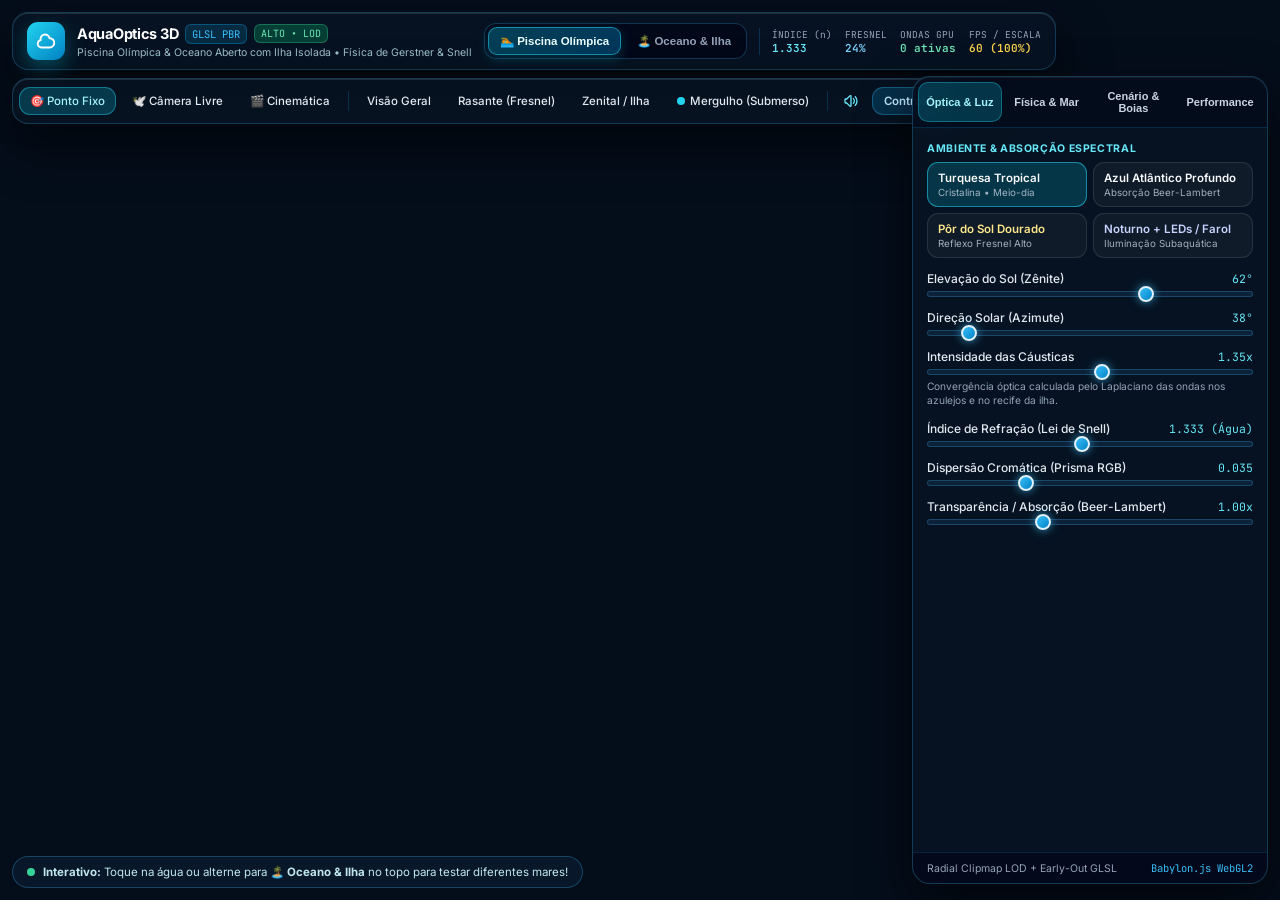
<file: index.html>
<!DOCTYPE html>
<html lang="pt-BR">
<head>
    <meta charset="UTF-8">
    <meta name="viewport" content="width=device-width, initial-scale=1.0, maximum-scale=1.0, user-scalable=no">
    <title>AquaOptics 3D Pro — Simulador Físico de Piscina, Oceano & Ilha Isolada (Babylon.js)</title>
    <!-- Inline SVG Favicon to prevent favicon.ico 404 console error -->
    <link rel="icon" type="image/svg+xml" href="data:image/svg+xml,%3Csvg xmlns='http://www.w3.org/2000/svg' viewBox='0 0 64 64'%3E%3Cdefs%3E%3ClinearGradient id='g' x1='0%25' y1='0%25' x2='100%25' y2='100%25'%3E%3Cstop offset='0%25' stop-color='%2322d3ee'/%3E%3Cstop offset='100%25' stop-color='%230284c7'/%3E%3C/linearGradient%3E%3C/defs%3E%3Crect width='64' height='64' rx='16' fill='url(%23g)'/%3E%3Cpath d='M12 36c6-6 12-6 18 0s12 6 22 0M12 46c6-6 12-6 18 0s12 6 22 0' stroke='%23fff' stroke-width='5' fill='none' stroke-linecap='round'/%3E%3Ccircle cx='44' cy='20' r='7' fill='%23fde047'/%3E%3C/svg%3E">
    <!-- Babylon.js Core -->
    <script src="https://cdn.babylonjs.com/babylon.js"></script>
    <!-- Google Fonts -->
    <link rel="preconnect" href="https://fonts.googleapis.com">
    <link rel="preconnect" href="https://fonts.gstatic.com" crossorigin>
    <link href="https://fonts.googleapis.com/css2?family=Inter:wght@300;400;500;600;700&family=JetBrains+Mono:wght@400;500;600&display=swap" rel="stylesheet">

    <!-- Estilos Principais -->
    <link rel="stylesheet" href="style.css">
</head>
<body>

    <!-- 3D Babylon.js Canvas -->
    <canvas id="renderCanvas"></canvas>

    <!-- Underwater Vignette & Optical Distortion Overlay when Camera is Submerged -->
    <div id="underwaterOverlay">
        <div class="glass-pill snell-badge">
            <span class="dot-status animate-dot" style="background:#22d3ee;box-shadow:0 0 8px #22d3ee;"></span>
            <span>CÂMERA SUBMERSA — JANELA DE SNELL (48.6°) &amp; REFLEXÃO INTERNA TOTAL ATIVA</span>
        </div>
    </div>

    <!-- Top Bar: Brand, Scenario Switcher, Telemetry & Quick Camera Presets -->
    <header class="hud-header">
        <div class="glass-panel brand-card">
            <div class="brand-icon">
                <svg width="22" height="22" fill="none" stroke="#ffffff" viewBox="0 0 24 24">
                    <path stroke-linecap="round" stroke-linejoin="round" stroke-width="2.1" d="M3 15a4 4 0 004 4h9a5 5 0 10-.1-9.999 5.002 5.002 0 10-9.78 2.096A4.001 4.001 0 003 15z"/>
                </svg>
            </div>
            <div>
                <div class="brand-title-row">
                    <h1 class="brand-title">AquaOptics 3D</h1>
                    <span class="font-mono-tech badge-glsl">GLSL PBR</span>
                    <span id="badgeQualityHUD" class="font-mono-tech badge-perf">ALTO • LOD</span>
                </div>
                <p class="brand-subtitle">Piscina Olímpica &amp; Oceano Aberto com Ilha Isolada • Física de Gerstner &amp; Snell</p>
            </div>

            <!-- Instant Scenario Switcher -->
            <div class="scenario-switcher">
                <button id="btnScenePool" class="scenario-btn active">
                    <span>🏊 Piscina Olímpica</span>
                </button>
                <button id="btnSceneOcean" class="scenario-btn">
                    <span>🏝️ Oceano &amp; Ilha</span>
                </button>
            </div>

            <!-- Live Optical & GPU Telemetry -->
            <div class="telemetry-group font-mono-tech">
                <div>
                    <span class="telemetry-label">ÍNDICE (n)</span>
                    <span id="hudIOR" style="color:#67e8f9;font-weight:600;">1.333</span>
                </div>
                <div>
                    <span class="telemetry-label">FRESNEL</span>
                    <span id="hudFresnel" style="color:#7dd3fc;font-weight:600;">24%</span>
                </div>
                <div>
                    <span class="telemetry-label">ONDAS GPU</span>
                    <span id="hudRipples" style="color:#6ee7b7;font-weight:600;">0 ativas</span>
                </div>
                <div>
                    <span class="telemetry-label">FPS / ESCALA</span>
                    <span id="hudFPS" style="color:#fcd34d;font-weight:600;">60 (100%)</span>
                </div>
            </div>
        </div>

        <!-- Quick Camera Angle Presets & Audio Toggle -->
        <div class="glass-panel cam-bar">
            <button id="camOrbitFixed" class="btn-action cam-btn active" title="Órbita ao redor de um ponto fixo central">
                🎯 Ponto Fixo
            </button>
            <button id="camFreeFly" class="btn-action cam-btn" title="Mover livremente pelo cenário (WASD, Setas, E/Q, Mouse)">
                🕊️ Câmera Livre
            </button>
            <button id="camCinematic" class="btn-action cam-btn" title="Órbita cinemática suave (clique novamente para parar)">
                🎬 Cinemática
            </button>
            <div class="divider-v"></div>
            <button id="camOverview" class="btn-action cam-btn">
                Visão Geral
            </button>
            <button id="camGrazing" class="btn-action cam-btn">
                Rasante (Fresnel)
            </button>
            <button id="camTopDown" class="btn-action cam-btn">
                Zenital / Ilha
            </button>
            <button id="camUnderwater" class="btn-action cam-btn">
                <span class="dot-status" style="background:#22d3ee;"></span>
                Mergulho (Submerso)
            </button>
            <div class="divider-v"></div>
            <button id="btnToggleAudio" title="Ativar/Desativar Som Acústico da Água e Ondas do Mar" class="btn-action icon-btn">
                <svg id="iconAudioOn" width="16" height="16" fill="none" stroke="currentColor" viewBox="0 0 24 24">
                    <path stroke-linecap="round" stroke-linejoin="round" stroke-width="2" d="M15.536 8.464a5 5 0 010 7.072m2.828-9.9a9 9 0 010 12.728M5.586 15H4a1 1 0 01-1-1v-4a1 1 0 011-1h1.586l4.707-4.707C10.923 3.663 12 4.109 12 5v14c0 .891-1.077 1.337-1.707.707L5.586 15z"/>
                </svg>
                <svg id="iconAudioOff" class="hidden" width="16" height="16" fill="none" stroke="#fb7185" viewBox="0 0 24 24">
                    <path stroke-linecap="round" stroke-linejoin="round" stroke-width="2" d="M5.586 15H4a1 1 0 01-1-1v-4a1 1 0 011-1h1.586l4.707-4.707C10.923 3.663 12 4.109 12 5v14c0 .891-1.077 1.337-1.707.707L5.586 15zM17 14l2-2m0 0l2-2m-2 2l-2-2m2 2l2 2"/>
                </svg>
            </button>
            <button id="btnTogglePanel" class="btn-action toggle-panel-btn">
                Controles
            </button>
        </div>
    </header>

    <!-- Right Control Sidebar: 4 Specialized Tabs -->
    <aside id="controlPanel" class="glass-panel">
        <!-- Tabs -->
        <div class="tabs-header">
            <button data-tab="tabOptics" class="tab-btn active">
                Óptica &amp; Luz
            </button>
            <button data-tab="tabPhysics" class="tab-btn">
                Física &amp; Mar
            </button>
            <button data-tab="tabInteract" class="tab-btn">
                Cenário &amp; Boias
            </button>
            <button data-tab="tabPerf" class="tab-btn">
                Performance
            </button>
        </div>

        <!-- Tab Content Container -->
        <div class="panel-body custom-scroll">

            <!-- TAB 1: ÓPTICA & LUZ -->
            <div id="tabOptics" class="tab-content">
                <div>
                    <label class="section-label">Ambiente &amp; Absorção Espectral</label>
                    <div class="preset-grid">
                        <button data-preset="crystal" class="preset-btn btn-action active">
                            <span class="preset-title">Turquesa Tropical</span>
                            <span class="preset-desc">Cristalina • Meio-dia</span>
                        </button>
                        <button data-preset="azure" class="preset-btn btn-action">
                            <span class="preset-title">Azul Atlântico Profundo</span>
                            <span class="preset-desc">Absorção Beer-Lambert</span>
                        </button>
                        <button data-preset="sunset" class="preset-btn btn-action">
                            <span class="preset-title" style="color:#fde68a;">Pôr do Sol Dourado</span>
                            <span class="preset-desc">Reflexo Fresnel Alto</span>
                        </button>
                        <button data-preset="night" class="preset-btn btn-action">
                            <span class="preset-title" style="color:#c7d2fe;">Noturno + LEDs / Farol</span>
                            <span class="preset-desc">Iluminação Subaquática</span>
                        </button>
                    </div>
                </div>

                <!-- Elevação do Sol -->
                <div class="control-group">
                    <div class="control-row">
                        <span class="control-name">Elevação do Sol (Zênite)</span>
                        <span id="valSunElevation" class="font-mono-tech control-val">62°</span>
                    </div>
                    <input id="sliderSunElevation" type="range" min="6" max="88" step="1" value="62">
                </div>

                <!-- Azimute do Sol -->
                <div class="control-group">
                    <div class="control-row">
                        <span class="control-name">Direção Solar (Azimute)</span>
                        <span id="valSunAzimuth" class="font-mono-tech control-val">38°</span>
                    </div>
                    <input id="sliderSunAzimuth" type="range" min="0" max="360" step="1" value="38">
                </div>

                <!-- Intensidade das Cáusticas -->
                <div class="control-group">
                    <div class="control-row">
                        <span class="control-name">Intensidade das Cáusticas</span>
                        <span id="valCaustics" class="font-mono-tech control-val">1.35x</span>
                    </div>
                    <input id="sliderCaustics" type="range" min="0" max="2.5" step="0.05" value="1.35">
                    <p class="control-hint">Convergência óptica calculada pelo Laplaciano das ondas nos azulejos e no recife da ilha.</p>
                </div>

                <!-- Índice de Refração (Lei de Snell) -->
                <div class="control-group">
                    <div class="control-row">
                        <span class="control-name">Índice de Refração (Lei de Snell)</span>
                        <span id="valIOR" class="font-mono-tech control-val">1.333 (Água)</span>
                    </div>
                    <input id="sliderIOR" type="range" min="1.05" max="1.65" step="0.005" value="1.333">
                </div>

                <!-- Dispersão Cromática -->
                <div class="control-group">
                    <div class="control-row">
                        <span class="control-name">Dispersão Cromática (Prisma RGB)</span>
                        <span id="valDispersion" class="font-mono-tech control-val">0.035</span>
                    </div>
                    <input id="sliderDispersion" type="range" min="0" max="0.12" step="0.005" value="0.035">
                </div>

                <!-- Profundidade Óptica Beer-Lambert -->
                <div class="control-group">
                    <div class="control-row">
                        <span class="control-name">Transparência / Absorção (Beer-Lambert)</span>
                        <span id="valAbsorption" class="font-mono-tech control-val">1.00x</span>
                    </div>
                    <input id="sliderAbsorption" type="range" min="0.2" max="2.5" step="0.05" value="1.00">
                </div>
            </div>

            <!-- TAB 2: FÍSICA & MAR (DIVERSE OCEAN WAVE REGIMES) -->
            <div id="tabPhysics" class="tab-content hidden">
                <div>
                    <label class="section-label">Regimes de Ondas Oceânicas (Gerstner 3D)</label>
                    <div class="preset-grid">
                        <button data-wave-regime="calm" class="wave-regime-btn preset-btn btn-action">
                            <span class="preset-title">Lagoa / Atol Calmo</span>
                            <span class="preset-desc">Ondulação suave e espelhada</span>
                        </button>
                        <button data-wave-regime="swell" class="wave-regime-btn preset-btn btn-action active">
                            <span class="preset-title">Swell Tropical</span>
                            <span class="preset-desc">Ondas longas de mar aberto</span>
                        </button>
                        <button data-wave-regime="trade" class="wave-regime-btn preset-btn btn-action">
                            <span class="preset-title">Ventos Alísios</span>
                            <span class="preset-desc">Cristas vivas + Whitecaps</span>
                        </button>
                        <button data-wave-regime="cross" class="wave-regime-btn preset-btn btn-action">
                            <span class="preset-title">Mar Cruzado (X-Sea)</span>
                            <span class="preset-desc">Interferência ortogonal</span>
                        </button>
                        <button data-wave-regime="storm" class="wave-regime-btn preset-btn btn-action">
                            <span class="preset-title" style="color:#fca5a5;">Tempestade / Bravio</span>
                            <span class="preset-desc">Vagas altas + Espuma densa</span>
                        </button>
                        <button data-wave-regime="tsunami" class="wave-regime-btn preset-btn btn-action">
                            <span class="preset-title" style="color:#fde68a;">Swell Gigante Profundo</span>
                            <span class="preset-desc">Grande amplitude e período</span>
                        </button>
                    </div>
                </div>

                <!-- Altura / Agitação das Ondas -->
                <div class="control-group">
                    <div class="control-row">
                        <span class="control-name">Altura das Ondas (Gerstner)</span>
                        <span id="valWaveHeight" class="font-mono-tech control-val">0.45</span>
                    </div>
                    <input id="sliderWaveHeight" type="range" min="0.0" max="2.6" step="0.02" value="0.45">
                </div>

                <!-- Empinamento Trocoidal (Choppiness / Steepness Q) -->
                <div class="control-group">
                    <div class="control-row">
                        <span class="control-name">Empinamento Trocoidal (Crista / Espuma)</span>
                        <span id="valWaveChoppy" class="font-mono-tech control-val">1.15x</span>
                    </div>
                    <input id="sliderWaveChoppy" type="range" min="0.0" max="2.5" step="0.05" value="1.15">
                </div>

                <!-- Velocidade do Vento / Frequência -->
                <div class="control-group">
                    <div class="control-row">
                        <span class="control-name">Velocidade de Propagação</span>
                        <span id="valWaveSpeed" class="font-mono-tech control-val">1.00x</span>
                    </div>
                    <input id="sliderWaveSpeed" type="range" min="0.2" max="2.4" step="0.05" value="1.00">
                </div>

                <!-- Espuma Costeira, Rendilhado Voronoi e Whitecaps -->
                <div class="control-group">
                    <div class="control-row">
                        <span class="control-name">Espuma Celular &amp; Rebentações</span>
                        <span id="valFoamIntensity" class="font-mono-tech control-val">1.25x</span>
                    </div>
                    <input id="sliderFoamIntensity" type="range" min="0.0" max="2.5" step="0.05" value="1.25">
                </div>

                <!-- NOVO: Brilho Superficial GGX & Cintilação Solar (Glints) -->
                <div class="control-group">
                    <div class="control-row">
                        <span class="control-name">Brilho Superficial &amp; Glints Solares</span>
                        <span id="valSunGlint" class="font-mono-tech control-val">1.35x</span>
                    </div>
                    <input id="sliderSunGlint" type="range" min="0.0" max="2.8" step="0.05" value="1.35">
                </div>

                <!-- Força das Ondulações Interativas (Mouse/Objetos) -->
                <div class="control-group">
                    <div class="control-row">
                        <span class="control-name">Amplitude do Toque / Mouse</span>
                        <span id="valRippleStrength" class="font-mono-tech control-val">1.15x</span>
                    </div>
                    <input id="sliderRippleStrength" type="range" min="0.3" max="2.5" step="0.05" value="1.15">
                </div>

                <!-- Amortecimento / Viscosidade -->
                <div class="control-group">
                    <div class="control-row">
                        <span class="control-name">Viscosidade / Amortecimento</span>
                        <span id="valDamping" class="font-mono-tech control-val">Normal</span>
                    </div>
                    <input id="sliderDamping" type="range" min="0.4" max="2.0" step="0.05" value="0.9">
                </div>

                <!-- Ações Rápidas de Física -->
                <div class="grid-2" style="padding-top:6px;border-top:1px solid rgba(14,165,233,0.2);">
                    <button id="btnWavePulse" class="btn-action btn-accent-outline">
                        Gerar Onda de Choque
                    </button>
                    <button id="btnCalmWater" class="btn-action btn-secondary">
                        Acalmar Superfície
                    </button>
                </div>
            </div>

            <!-- TAB 3: CENÁRIO & OBJETOS -->
            <div id="tabInteract" class="tab-content hidden">
                <div>
                    <label class="section-label">Modo de Cenário 3D</label>
                    <div class="grid-2">
                        <button id="btnTabPool" class="btn-action btn-accent-outline">
                            🏊 Piscina Olímpica
                        </button>
                        <button id="btnTabOcean" class="btn-action btn-secondary">
                            🏝️ Oceano &amp; Ilha
                        </button>
                    </div>
                </div>

                <div class="info-box">
                    <div class="control-row" style="font-weight:600;color:#a5f3fc;">
                        <span>Interação Hidro-Óptica</span>
                        <span class="badge-glsl">Piscina + Ilha</span>
                    </div>
                    <ul class="info-list">
                        <li><strong>Clique ou arraste na água</strong> (na piscina ou ao redor da ilha) para criar ondas e cáusticas.</li>
                        <li><strong>Na Ilha Isolada:</strong> observe as ondas desacelerarem no banco de areia rasa, gerando rebentação e areia molhada.</li>
                        <li><strong>Clique nas boias e esferas</strong> para afundá-las com empuxo de Arquimedes.</li>
                    </ul>
                </div>

                <!-- Botões de Objetos e Efeitos -->
                <div class="control-group" style="gap:8px;">
                    <button id="btnDropObject" class="btn-action btn-primary-cyan">
                        <svg width="16" height="16" fill="none" stroke="currentColor" viewBox="0 0 24 24">
                            <path stroke-linecap="round" stroke-linejoin="round" stroke-width="2.4" d="M12 4v16m8-8H4"/>
                        </svg>
                        <span>Jogar Boia / Impulso na Água</span>
                    </button>

                    <div class="grid-2">
                        <button id="btnToggleRain" class="btn-action btn-secondary">
                            <span id="rainIndicator" class="dot-status" style="background:#64748b;"></span>
                            <span>Chuva Tropical</span>
                        </button>
                        <button id="btnToggleLights" class="btn-action btn-accent-outline">
                            <span id="ledIndicator" class="dot-status" style="background:#22d3ee;box-shadow:0 0 8px #22d3ee;"></span>
                            <span>Luzes / Farol</span>
                        </button>
                    </div>

                    <button id="btnImplulseAll" class="btn-action btn-amber">
                        Impulsionar Todos os Objetos Flutuantes
                    </button>
                </div>

                <!-- Padrão de Azulejos / Fundo -->
                <div class="control-group" style="padding-top:8px;border-top:1px solid rgba(14,165,233,0.2);">
                    <label class="control-name">Revestimento da Piscina / Cor do Recife</label>
                    <div class="grid-3">
                        <button data-tile="mosaic" class="tile-btn btn-action btn-accent-outline">
                            Mosaico Azul
                        </button>
                        <button data-tile="turquoise" class="tile-btn btn-action btn-secondary">
                            Hijau / Bali
                        </button>
                        <button data-tile="marble" class="tile-btn btn-action btn-secondary">
                            Areia Clara
                        </button>
                    </div>
                </div>
            </div>

            <!-- TAB 4: PERFORMANCE & GPU OPTIMIZATION -->
            <div id="tabPerf" class="tab-content hidden">
                <div>
                    <label class="section-label">Nível de Qualidade &amp; Escala de Hardware</label>
                    <div class="grid-4">
                        <button data-quality="low" class="quality-btn btn-action btn-secondary">
                            Baixo
                        </button>
                        <button data-quality="medium" class="quality-btn btn-action btn-secondary">
                            Médio
                        </button>
                        <button data-quality="high" class="quality-btn btn-action btn-accent-outline">
                            Alto
                        </button>
                        <button data-quality="ultra" class="quality-btn btn-action btn-secondary">
                            Ultra
                        </button>
                    </div>
                    <p class="control-hint" style="margin-top:6px;">
                        Ajusta instantaneamente subdivisão LOD da água, oitavas Gerstner no shader, resolução/frequência de RTT e DPI do canvas.
                    </p>
                </div>

                <!-- Auto-Adaptive FPS Governor -->
                <div class="control-group">
                    <button id="btnToggleAutoFPS" class="btn-action btn-accent-outline" style="justify-content:space-between;padding:10px 12px;">
                        <span>Auto-Otimizador Inteligente de FPS</span>
                        <span id="autoFpsBadge" class="badge-perf">ATIVO</span>
                    </button>
                    <p class="control-hint">
                        Monitora quedas abaixo de 45 FPS e reduz automaticamente o custo de RTT e DPI sem perder o visual.
                    </p>
                </div>

                <!-- Escala Manual de Resolução (DPI) -->
                <div class="control-group">
                    <div class="control-row">
                        <span class="control-name">Escala de Resolução GPU (DPI)</span>
                        <span id="valResolutionScale" class="font-mono-tech control-val">100%</span>
                    </div>
                    <input id="sliderResolutionScale" type="range" min="50" max="125" step="5" value="100">
                </div>

                <!-- Telemetria Detalhada de Otimização -->
                <div class="info-box font-mono-tech">
                    <div style="font-weight:700;color:#67e8f9;margin-bottom:6px;font-size:11px;">
                        DIAGNÓSTICO DE OTIMIZAÇÃO EM TEMPO REAL
                    </div>
                    <div class="perf-stat-row">
                        <span>Malha de Água Ativa:</span>
                        <span id="statMeshLOD" style="color:#a5f3fc;">Clipmap Radial (Alto)</span>
                    </div>
                    <div class="perf-stat-row">
                        <span>Oitavas Gerstner (Shader):</span>
                        <span id="statOctaves" style="color:#6ee7b7;">6 harmônicos</span>
                    </div>
                    <div class="perf-stat-row">
                        <span>Textura Refração (RTT):</span>
                        <span id="statRTT" style="color:#fcd34d;">768px (1/1 frame)</span>
                    </div>
                    <div class="perf-stat-row">
                        <span>Loop de Ondas (Early-Out):</span>
                        <span id="statRippleLoop" style="color:#f472b6;">0 / 32 avaliadas</span>
                    </div>
                </div>
            </div>

        </div>

        <!-- Footer Info inside Panel -->
        <div class="panel-footer">
            <span>Radial Clipmap LOD + Early-Out GLSL</span>
            <span class="font-mono-tech" style="color:#38bdf8;">Babylon.js WebGL2</span>
        </div>
    </aside>

    <!-- Bottom Interactive Hint Pill -->
    <div class="glass-pill hint-pill">
        <span class="dot-status animate-dot" style="background:#34d399;"></span>
        <span id="bottomHintText"><strong>Interativo:</strong> Toque na água ou alterne para <strong>🏝️ Oceano &amp; Ilha</strong> no topo para testar diferentes mares!</span>
    </div>

    <!-- Motor Hidro-Óptico, Shaders GLSL e Física (Babylon.js) -->
    <script src="aqua-optics.js"></script>
    <script src="script.js"></script>
</body>
</html>
</file>
<file: style.css>
* {
    box-sizing: border-box;
    user-select: none;
    -webkit-user-select: none;
    margin: 0;
    padding: 0;
}
html, body {
    width: 100%;
    height: 100%;
    overflow: hidden;
    background-color: #040d1a;
    font-family: 'Inter', -apple-system, BlinkMacSystemFont, sans-serif;
    color: #f8fafc;
    -webkit-font-smoothing: antialiased;
}
#renderCanvas {
    width: 100%;
    height: 100%;
    display: block;
    outline: none;
    touch-action: none;
    cursor: crosshair;
}
.font-mono-tech {
    font-family: 'JetBrains Mono', monospace;
}

/* Self-contained Responsive Layout & Utility Styles */
.hud-header {
    position: fixed;
    top: 12px;
    left: 12px;
    right: 12px;
    z-index: 20;
    display: flex;
    flex-wrap: wrap;
    align-items: center;
    justify-content: space-between;
    gap: 8px;
    pointer-events: none;
}
.glass-panel {
    background: rgba(8, 20, 36, 0.80);
    backdrop-filter: blur(16px);
    -webkit-backdrop-filter: blur(16px);
    border: 1px solid rgba(56, 189, 248, 0.24);
    box-shadow: 0 20px 50px rgba(0, 0, 0, 0.55), inset 0 1px 0 rgba(255, 255, 255, 0.12);
}
.glass-pill {
    background: rgba(10, 26, 46, 0.86);
    backdrop-filter: blur(12px);
    -webkit-backdrop-filter: blur(12px);
    border: 1px solid rgba(56, 189, 248, 0.28);
}
.brand-card {
    padding: 9px 14px;
    border-radius: 16px;
    pointer-events: auto;
    display: flex;
    align-items: center;
    gap: 12px;
    flex-wrap: wrap;
}
.brand-icon {
    width: 38px;
    height: 38px;
    border-radius: 11px;
    background: linear-gradient(135deg, #22d3ee, #0284c7);
    display: flex;
    align-items: center;
    justify-content: center;
    box-shadow: 0 8px 20px rgba(6, 182, 212, 0.35);
    flex-shrink: 0;
}
.brand-title-row {
    display: flex;
    align-items: center;
    gap: 7px;
}
.brand-title {
    font-size: 14.5px;
    font-weight: 700;
    letter-spacing: -0.02em;
    color: #ffffff;
}
.badge-glsl {
    color: #38bdf8;
    font-size: 10.5px;
    padding: 2px 6px;
    border-radius: 6px;
    background: rgba(8, 47, 73, 0.85);
    border: 1px solid rgba(14, 165, 233, 0.35);
}
.badge-perf {
    color: #6ee7b7;
    font-size: 10px;
    padding: 2px 6px;
    border-radius: 6px;
    background: rgba(6, 78, 59, 0.75);
    border: 1px solid rgba(52, 211, 153, 0.35);
}
.brand-subtitle {
    font-size: 10.5px;
    color: rgba(207, 250, 254, 0.75);
    margin-top: 2px;
}

/* Scenario Switcher Pill inside Top Bar */
.scenario-switcher {
    display: inline-flex;
    background: rgba(2, 6, 23, 0.65);
    padding: 3px;
    border-radius: 12px;
    border: 1px solid rgba(56, 189, 248, 0.25);
    gap: 4px;
}
.scenario-btn {
    padding: 6px 11px;
    border-radius: 9px;
    font-size: 11.5px;
    font-weight: 600;
    color: #94a3b8;
    background: transparent;
    border: 1px solid transparent;
    cursor: pointer;
    transition: all 0.2s ease;
    display: inline-flex;
    align-items: center;
    gap: 5px;
}
.scenario-btn:hover {
    color: #f8fafc;
}
.scenario-btn.active {
    background: linear-gradient(135deg, rgba(6, 182, 212, 0.32), rgba(2, 132, 199, 0.38));
    color: #ecfeff;
    border-color: rgba(34, 211, 238, 0.55);
    box-shadow: 0 4px 12px rgba(6, 182, 212, 0.25);
}

.telemetry-group {
    display: none;
    align-items: center;
    gap: 13px;
    padding-left: 12px;
    border-left: 1px solid rgba(14, 165, 233, 0.22);
    font-size: 11px;
}
@media (min-width: 1260px) {
    .telemetry-group {
        display: flex;
    }
}
@media (max-width: 680px) {
    .brand-subtitle {
        display: none;
    }
    .brand-card {
        padding: 7px 10px;
    }
}
.telemetry-label {
    color: #94a3b8;
    display: block;
    font-size: 9.5px;
}
.cam-bar {
    padding: 6px;
    border-radius: 16px;
    pointer-events: auto;
    display: flex;
    align-items: center;
    gap: 5px;
    flex-wrap: wrap;
}
.btn-action {
    cursor: pointer;
    border: 1px solid transparent;
    transition: all 0.18s cubic-bezier(0.16, 1, 0.3, 1);
    font-family: inherit;
    outline: none;
}
.btn-action:active {
    transform: scale(0.95);
}
.cam-btn {
    padding: 6px 10px;
    border-radius: 11px;
    font-size: 11.5px;
    font-weight: 500;
    color: #e2e8f0;
    background: transparent;
    display: inline-flex;
    align-items: center;
    gap: 5px;
}
.cam-btn:hover {
    background: rgba(255, 255, 255, 0.09);
}
.cam-btn.active {
    background: rgba(6, 182, 212, 0.24);
    color: #a5f3fc;
    border-color: rgba(34, 211, 238, 0.42);
}
.divider-v {
    width: 1px;
    height: 20px;
    background: rgba(14, 165, 233, 0.22);
    margin: 0 2px;
}
.icon-btn {
    padding: 7px;
    border-radius: 11px;
    color: #67e8f9;
    background: transparent;
    display: inline-flex;
    align-items: center;
    justify-content: center;
}
.icon-btn:hover {
    background: rgba(6, 182, 212, 0.18);
    border-color: rgba(6, 182, 212, 0.3);
}
.toggle-panel-btn {
    padding: 6px 11px;
    border-radius: 11px;
    font-size: 11.5px;
    font-weight: 600;
    background: rgba(14, 165, 233, 0.2);
    color: #bae6fd;
    border: 1px solid rgba(56, 189, 248, 0.32);
}

/* Sidebar Control Panel */
#controlPanel {
    position: fixed;
    top: 76px;
    right: 12px;
    bottom: 16px;
    width: 356px;
    max-width: calc(100vw - 24px);
    z-index: 20;
    border-radius: 18px;
    display: flex;
    flex-direction: column;
    overflow: hidden;
    transition: transform 0.32s cubic-bezier(0.16, 1, 0.3, 1), opacity 0.25s ease;
}
@media (max-width: 640px) {
    #controlPanel {
        top: auto;
        height: 56vh;
        bottom: 10px;
    }
}
.tabs-header {
    display: grid;
    grid-template-columns: repeat(4, 1fr);
    border-bottom: 1px solid rgba(14, 165, 233, 0.2);
    background: rgba(2, 6, 23, 0.45);
    padding: 5px;
    gap: 3px;
}
.tab-btn {
    padding: 7px 3px;
    border-radius: 10px;
    font-size: 11px;
    font-weight: 600;
    color: #cbd5e1;
    background: transparent;
    border: 1px solid transparent;
    cursor: pointer;
    transition: all 0.18s ease;
    text-align: center;
}
.tab-btn:hover {
    color: #ffffff;
}
.tab-btn.active {
    background: rgba(6, 182, 212, 0.24);
    color: #a5f3fc;
    border-color: rgba(34, 211, 238, 0.35);
}
.panel-body {
    padding: 14px;
    overflow-y: auto;
    flex: 1;
    font-size: 12px;
}
.tab-content {
    display: flex;
    flex-direction: column;
    gap: 13px;
}
.hidden {
    display: none !important;
}
.section-label {
    display: block;
    font-size: 10.5px;
    font-weight: 700;
    text-transform: uppercase;
    letter-spacing: 0.06em;
    color: #67e8f9;
    margin-bottom: 7px;
}
.preset-grid {
    display: grid;
    grid-template-columns: repeat(2, 1fr);
    gap: 6px;
}
.preset-btn {
    padding: 8px 10px;
    border-radius: 11px;
    border: 1px solid rgba(255, 255, 255, 0.1);
    background: rgba(255, 255, 255, 0.04);
    text-align: left;
    color: #f8fafc;
}
.preset-btn:hover {
    background: rgba(255, 255, 255, 0.09);
}
.preset-btn.active {
    border-color: rgba(34, 211, 238, 0.55);
    background: rgba(6, 182, 212, 0.22);
}
.preset-title {
    display: block;
    font-weight: 600;
    font-size: 11.5px;
}
.preset-desc {
    display: block;
    font-size: 9.8px;
    color: rgba(203, 213, 225, 0.8);
    margin-top: 2px;
}
.control-group {
    display: flex;
    flex-direction: column;
    gap: 5px;
}
.control-row {
    display: flex;
    justify-content: space-between;
    align-items: center;
}
.control-name {
    color: #e2e8f0;
    font-weight: 500;
}
.control-val {
    color: #67e8f9;
    font-size: 11.5px;
}
.control-hint {
    font-size: 10.2px;
    color: #94a3b8;
    line-height: 1.35;
}
.grid-2 {
    display: grid;
    grid-template-columns: repeat(2, 1fr);
    gap: 7px;
}
.grid-3 {
    display: grid;
    grid-template-columns: repeat(3, 1fr);
    gap: 6px;
}
.grid-4 {
    display: grid;
    grid-template-columns: repeat(4, 1fr);
    gap: 5px;
}
.btn-primary-cyan {
    padding: 10px 12px;
    border-radius: 12px;
    background: linear-gradient(135deg, #06b6d4, #0284c7);
    color: #020617;
    font-weight: 700;
    font-size: 12px;
    display: flex;
    align-items: center;
    justify-content: center;
    gap: 8px;
    box-shadow: 0 6px 20px rgba(6, 182, 212, 0.3);
}
.btn-secondary {
    padding: 8px 9px;
    border-radius: 11px;
    background: rgba(255, 255, 255, 0.06);
    border: 1px solid rgba(255, 255, 255, 0.14);
    color: #e2e8f0;
    font-weight: 500;
    font-size: 11px;
    display: flex;
    align-items: center;
    justify-content: center;
    gap: 5px;
}
.btn-secondary:hover {
    background: rgba(255, 255, 255, 0.11);
}
.btn-accent-outline {
    padding: 8px 9px;
    border-radius: 11px;
    background: rgba(6, 182, 212, 0.18);
    border: 1px solid rgba(34, 211, 238, 0.42);
    color: #cffafe;
    font-weight: 600;
    font-size: 11px;
    display: flex;
    align-items: center;
    justify-content: center;
    gap: 5px;
}
.btn-amber {
    padding: 9px 12px;
    border-radius: 12px;
    background: rgba(245, 158, 11, 0.18);
    border: 1px solid rgba(251, 191, 36, 0.4);
    color: #fde68a;
    font-weight: 600;
    font-size: 11.5px;
    width: 100%;
}
.info-box {
    padding: 10px 11px;
    border-radius: 12px;
    background: rgba(8, 51, 68, 0.48);
    border: 1px solid rgba(6, 182, 212, 0.25);
}
.info-list {
    margin-top: 6px;
    padding-left: 16px;
    color: #cbd5e1;
    font-size: 10.8px;
    line-height: 1.45;
}
.panel-footer {
    padding: 8px 14px;
    background: rgba(2, 6, 23, 0.65);
    border-top: 1px solid rgba(14, 165, 233, 0.16);
    display: flex;
    align-items: center;
    justify-content: space-between;
    font-size: 10.5px;
    color: #94a3b8;
}
.dot-status {
    width: 8px;
    height: 8px;
    border-radius: 50%;
    display: inline-block;
}

/* Custom Range Sliders */
input[type="range"] {
    -webkit-appearance: none;
    appearance: none;
    width: 100%;
    height: 6px;
    background: rgba(15, 35, 60, 0.92);
    border-radius: 999px;
    border: 1px solid rgba(56, 189, 248, 0.25);
    outline: none;
}
input[type="range"]::-webkit-slider-thumb {
    -webkit-appearance: none;
    appearance: none;
    width: 16px;
    height: 16px;
    border-radius: 50%;
    background: linear-gradient(135deg, #38bdf8, #0284c7);
    border: 2px solid #e0f2fe;
    cursor: pointer;
    box-shadow: 0 0 10px rgba(56, 189, 248, 0.75);
    transition: transform 0.15s ease;
}
input[type="range"]::-webkit-slider-thumb:hover {
    transform: scale(1.18);
}

/* Custom Scrollbar */
.custom-scroll::-webkit-scrollbar {
    width: 5px;
}
.custom-scroll::-webkit-scrollbar-track {
    background: rgba(10, 22, 38, 0.3);
}
.custom-scroll::-webkit-scrollbar-thumb {
    background: rgba(56, 189, 248, 0.35);
    border-radius: 999px;
}

/* Underwater HUD Overlay Effect */
#underwaterOverlay {
    position: fixed;
    inset: 0;
    opacity: 0;
    z-index: 10;
    display: flex;
    align-items: flex-start;
    justify-content: center;
    padding-top: 82px;
    pointer-events: none;
    transition: opacity 0.45s ease;
    background: radial-gradient(circle at 50% 30%, rgba(6, 182, 212, 0.08) 0%, rgba(2, 62, 115, 0.42) 70%, rgba(1, 24, 54, 0.74) 100%);
    box-shadow: inset 0 0 95px rgba(0, 195, 255, 0.38);
}
.snell-badge {
    padding: 6px 15px;
    border-radius: 999px;
    font-size: 11.5px;
    font-weight: 600;
    color: #a5f3fc;
    display: flex;
    align-items: center;
    gap: 8px;
}
.hint-pill {
    position: fixed;
    bottom: 12px;
    left: 12px;
    z-index: 20;
    pointer-events: none;
    display: flex;
    align-items: center;
    gap: 8px;
    padding: 8px 14px;
    border-radius: 999px;
    font-size: 11.5px;
    color: rgba(207, 250, 254, 0.92);
}
@media (max-width: 768px) {
    .hint-pill {
        display: none;
    }
}
@keyframes pulseGlow {
    0%, 100% { opacity: 1; transform: scale(1); }
    50% { opacity: 0.45; transform: scale(1.25); }
}
.animate-dot {
    animation: pulseGlow 1.8s infinite ease-in-out;
}
.perf-stat-row {
    display: flex;
    justify-content: space-between;
    padding: 4px 0;
    border-bottom: 1px dashed rgba(56, 189, 248, 0.15);
    font-size: 11px;
}
</file>
